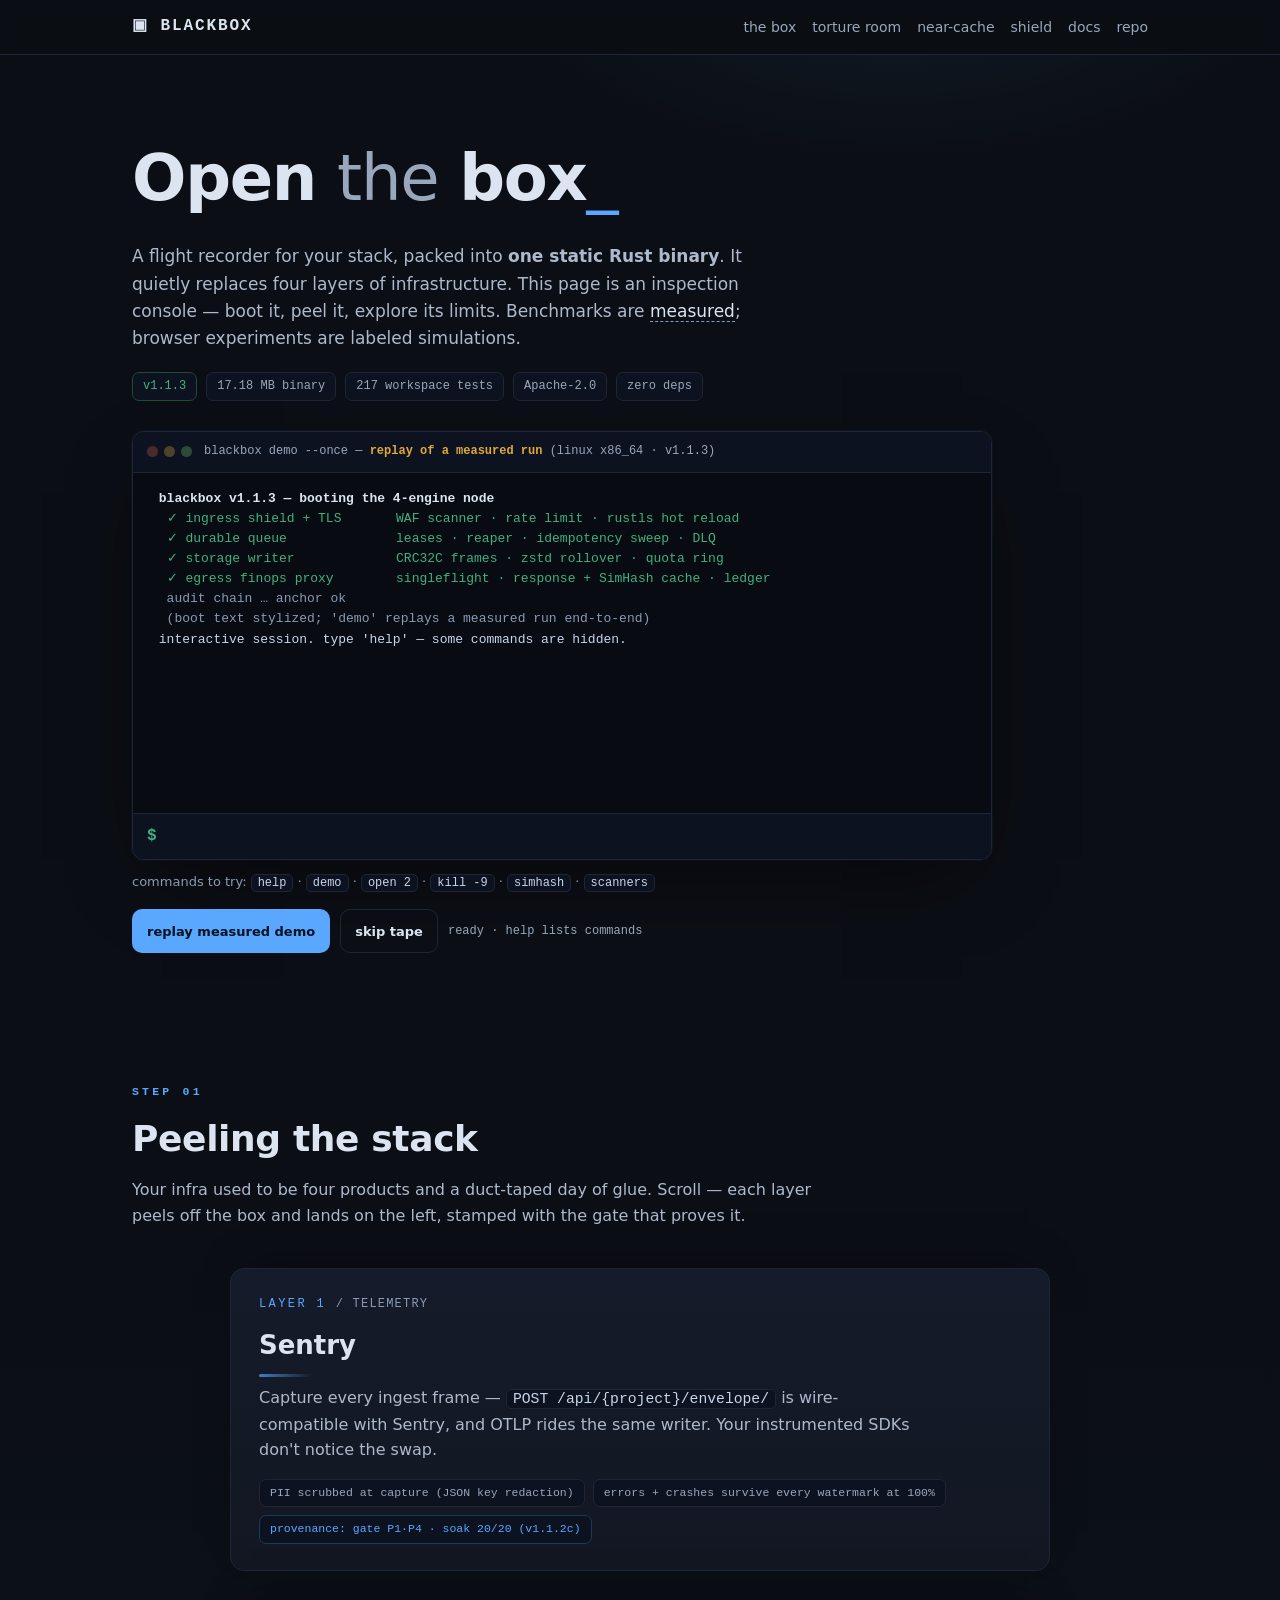
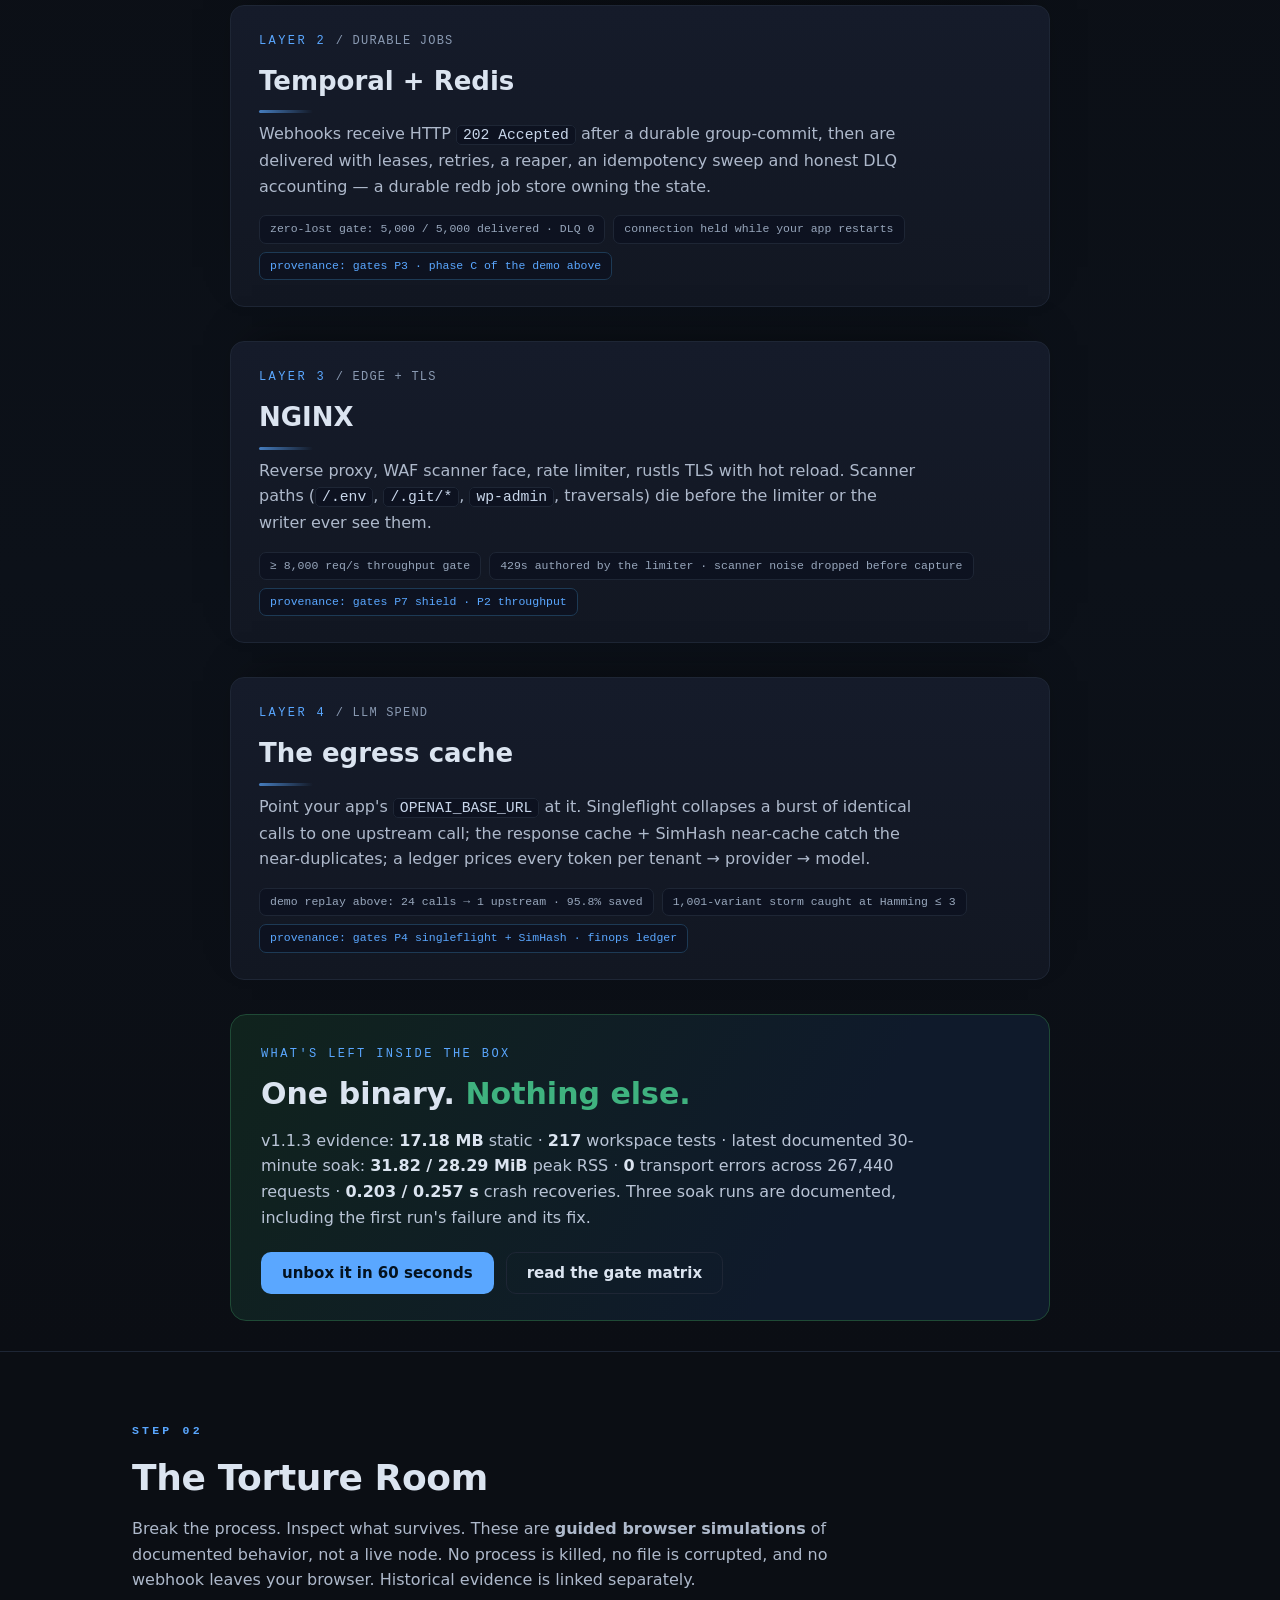
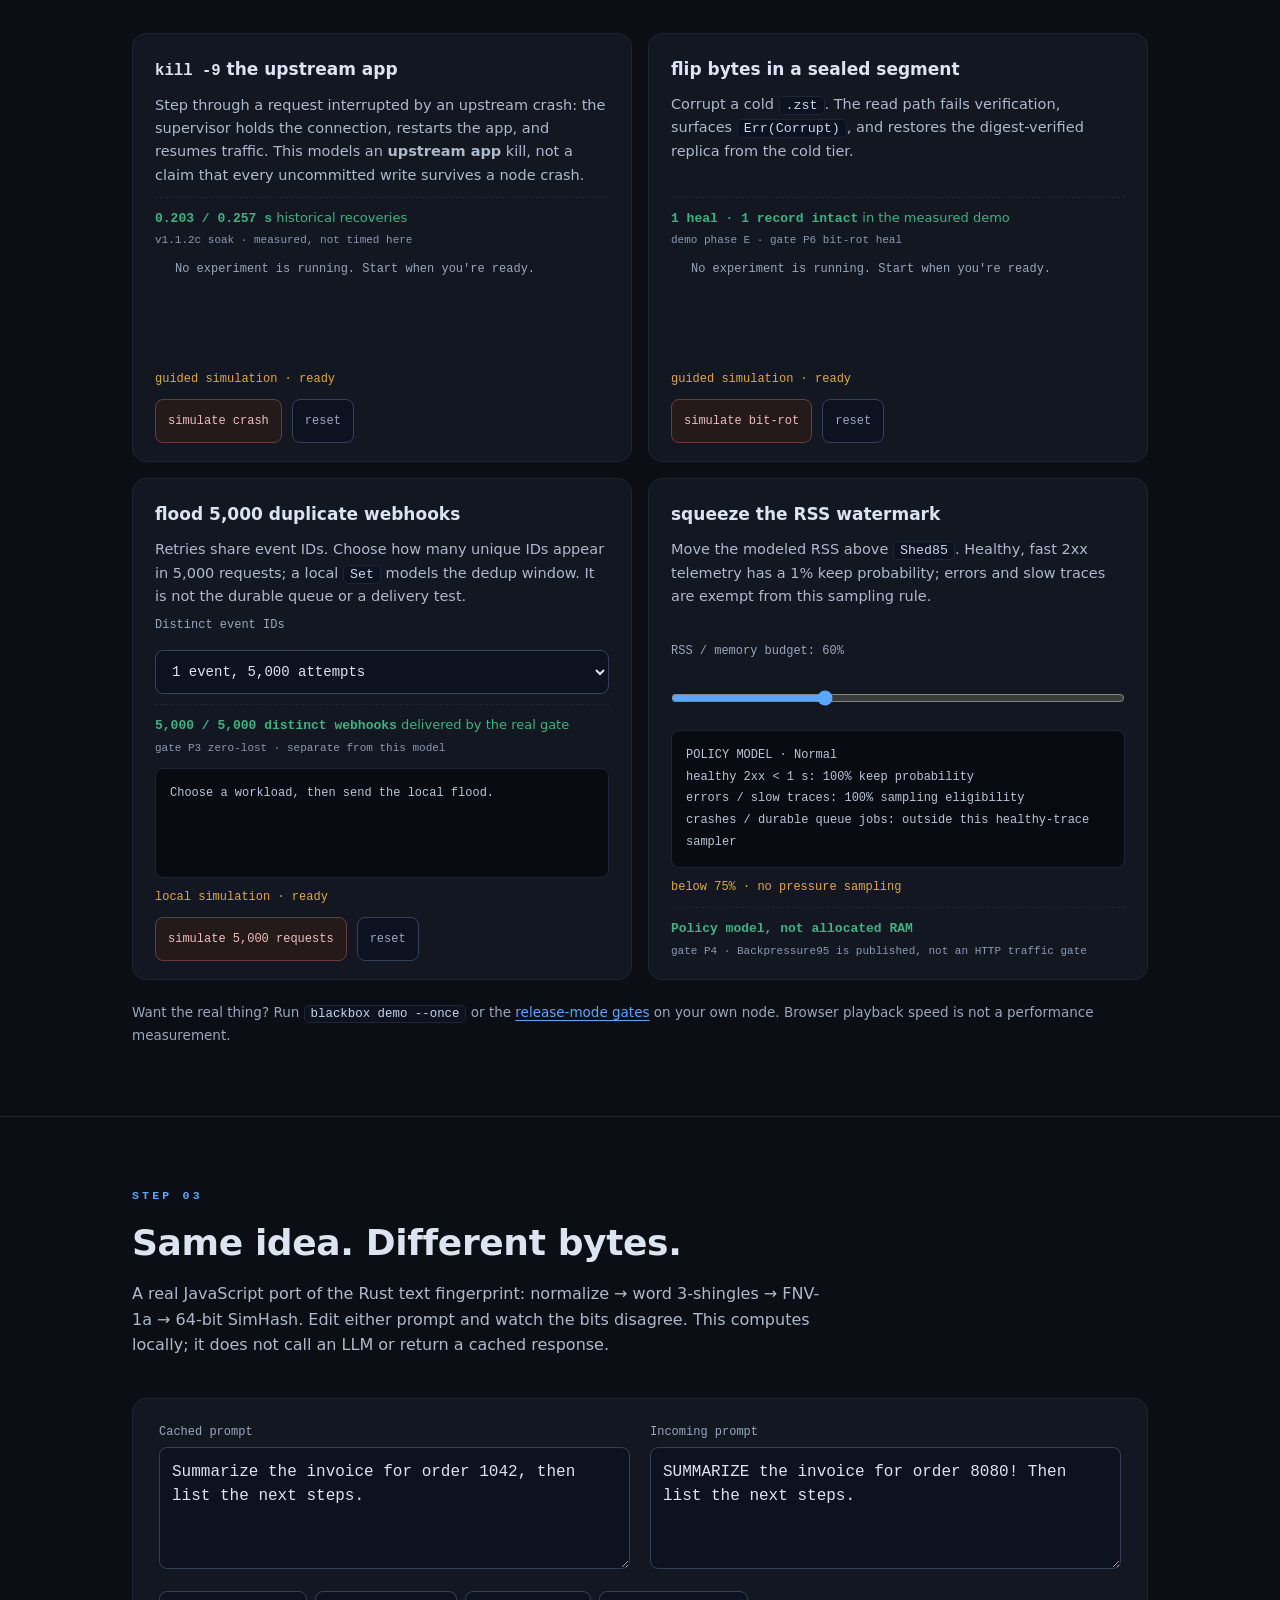
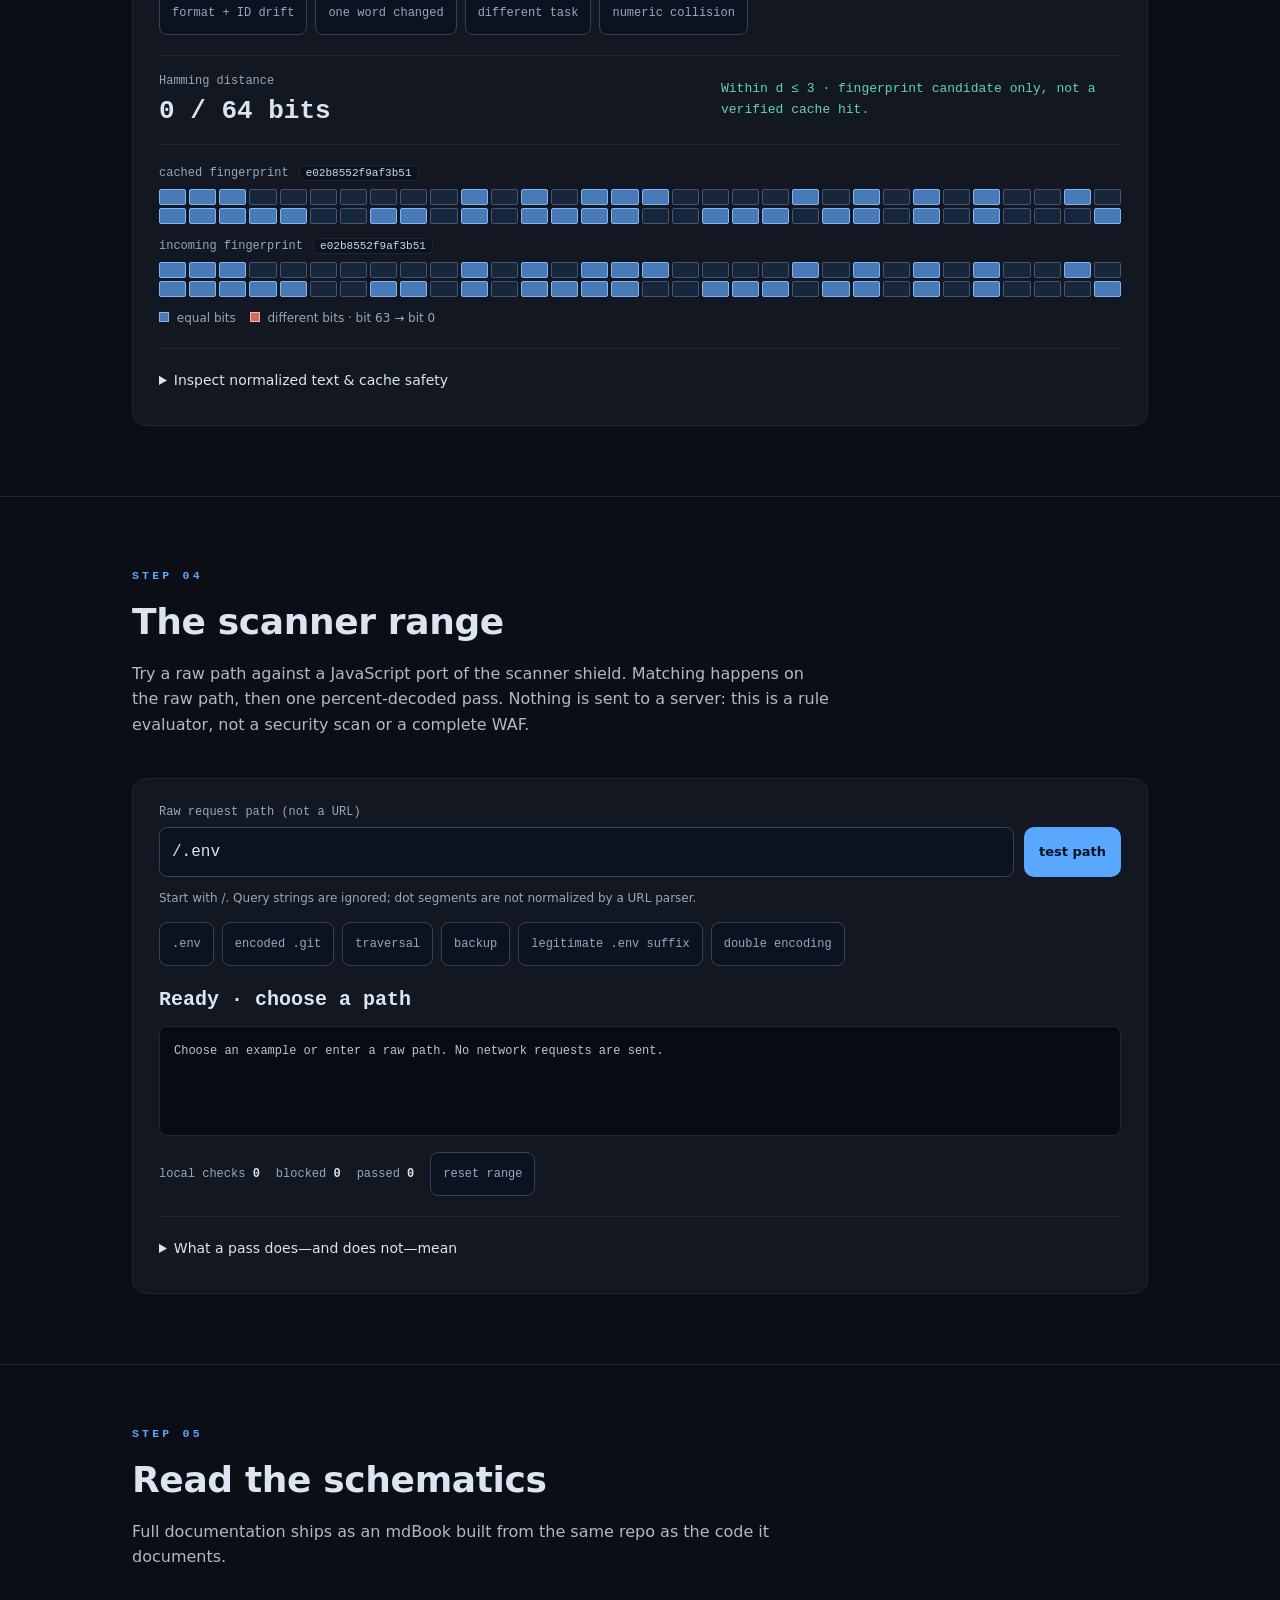
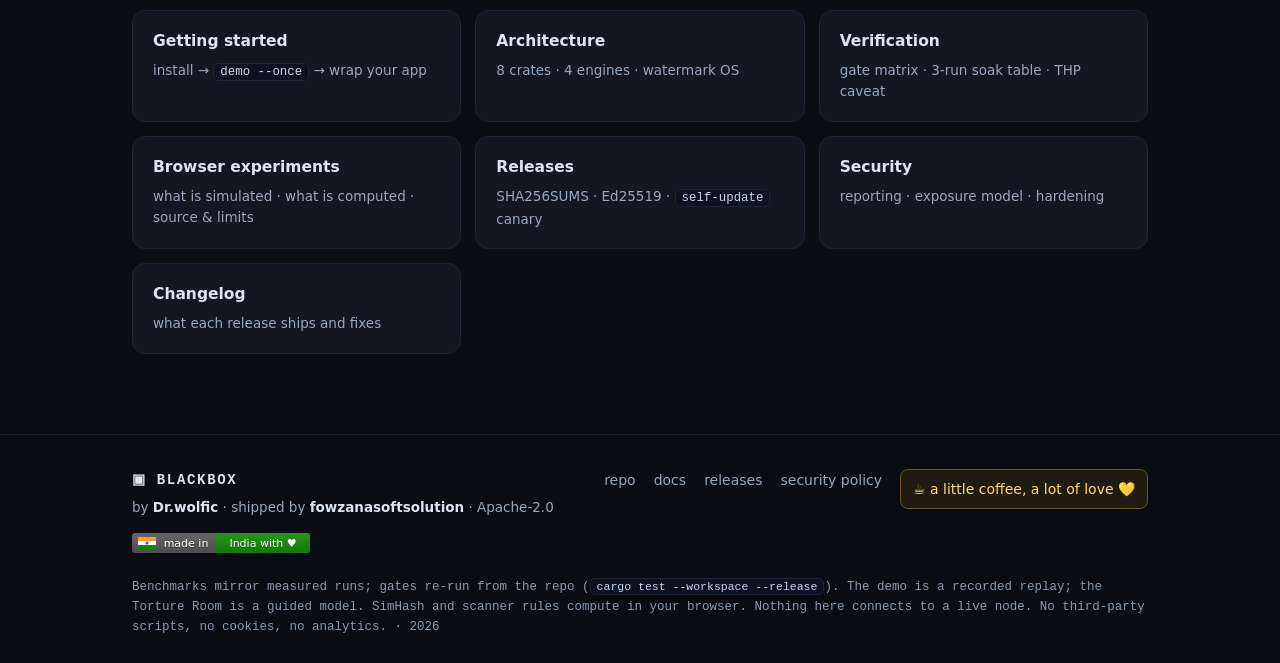
<file: site/index.html>
<!DOCTYPE html>
<html lang="en">
<head>
<meta charset="utf-8">
<meta name="viewport" content="width=device-width, initial-scale=1">
<title>Open the Box — Blackbox, the Rust omni-sidecar</title>
<meta name="description" content="One ~17 MB static Rust binary that replaces four layers of infrastructure — Sentry, Temporal+Redis, NGINX, the egress cache — with zero code changes. Boot the terminal, peel the layers, read the evidence.">
<meta property="og:title" content="Open the Box — Blackbox">
<meta property="og:description" content="A flight recorder the size of one binary. Type into the terminal, replay a measured 4-engine boot, peel the four layers it replaces.">
<meta property="og:type" content="website">
<link rel="icon" href="favicon.svg" type="image/svg+xml">
<link rel="stylesheet" href="style.css">
</head>
<body>
<a class="skip" href="#open">Skip to the peel</a>

<header class="top">
  <div class="wrap">
    <span class="brand">▣ BLACKBOX</span>
    <nav>
      <a href="#open">the box</a>
      <a href="#torture">torture room</a>
      <a href="#simhash">near-cache</a>
      <a href="#scanners">shield</a>
      <a href="docs/">docs</a>
      <a href="https://github.com/fowzanasoftsolution/blackbox" rel="noopener">repo</a>
    </nav>
  </div>
</header>

<main>
  <!-- ================= HERO ================= -->
  <section class="hero">
    <div class="wrap">
      <h1>Open <span class="thin">the</span> box<span class="caret" aria-hidden="true">_</span></h1>
      <p class="lede">A flight recorder for your stack, packed into <b>one static Rust binary</b>.
        It quietly replaces four layers of infrastructure. This page is an inspection console —
        boot it, peel it, explore its limits. Benchmarks are <em>measured</em>;
        browser experiments are labeled simulations.</p>

      <div class="badges" role="list">
        <span class="badge" role="listitem">v1.1.3</span>
        <span class="badge" role="listitem">17.18&nbsp;MB binary</span>
        <span class="badge" role="listitem">217 workspace tests</span>
        <span class="badge" role="listitem">Apache-2.0</span>
        <span class="badge" role="listitem">zero deps</span>
      </div>

      <div class="term" id="term">
        <div class="titlebar">
          <span class="dots" aria-hidden="true"><i></i><i></i><i></i></span>
          <span class="ttitle">blackbox demo --once — <b>replay of a measured run</b> (linux x86_64 · v1.1.3)</span>
        </div>
        <div class="screen" id="screen" aria-live="polite" tabindex="0"></div>
        <div class="prompt-row">
          <label class="prompt" for="cmdline">$</label>
          <input id="cmdline" name="cmdline" autocomplete="off" autocapitalize="off"
                 spellcheck="false" aria-label="terminal command">
        </div>
      </div>
      <p class="hintc">commands to try: <code>help</code> · <code>demo</code> · <code>open 2</code> ·
        <code>kill -9</code> · <code>simhash</code> · <code>scanners</code></p>
      <div class="tape-controls">
        <button type="button" class="btn small" id="demo-play">replay measured demo</button>
        <button type="button" class="btn ghost small" id="skip-tape">skip tape</button>
        <span id="terminal-state" role="status">booting the console…</span>
      </div>

      <noscript><div class="noscript">The terminal and experiments need JavaScript: vanilla scripts, no
        network calls, no third-party code. The <a href="docs/">docs</a> work fine without it.</div></noscript>
    </div>
  </section>

  <!-- ================= OPEN THE BOX ================= -->
  <section id="open" class="opening">
    <div class="wrap">
      <h2><span class="kicker">step 01</span>Peeling the stack</h2>
      <p class="sub">Your infra used to be four products and a duct-taped day of glue. Scroll —
        each layer peels off the box and lands on the left, stamped with the gate that proves it.</p>

      <ol class="layers">
        <li class="layer" id="l1">
          <div class="l-face">
            <div class="l-no">layer 1 <span>/ telemetry</span></div>
            <h3>Sentry</h3>
            <p>Capture every ingest frame — <code>POST /api/{project}/envelope/</code> is wire-compatible
              with Sentry, and OTLP rides the same writer. Your instrumented SDKs don't notice the swap.</p>
            <ul class="chips">
              <li>PII scrubbed at capture (JSON key redaction)</li>
              <li>errors + crashes survive every watermark at 100%</li>
              <li>provenance: gate P1·P4 · soak 20/20 (v1.1.2c)</li>
            </ul>
          </div>
        </li>

        <li class="layer" id="l2">
          <div class="l-face">
            <div class="l-no">layer 2 <span>/ durable jobs</span></div>
            <h3>Temporal + Redis</h3>
            <p>Webhooks receive HTTP <code>202 Accepted</code> after a durable group-commit,
              then are delivered with leases, retries, a reaper,
              an idempotency sweep and honest DLQ accounting — a durable redb job store owning the state.</p>
            <ul class="chips">
              <li>zero-lost gate: 5,000 / 5,000 delivered · DLQ 0</li>
              <li>connection held while your app restarts</li>
              <li>provenance: gates P3 · phase C of the demo above</li>
            </ul>
          </div>
        </li>

        <li class="layer" id="l3">
          <div class="l-face">
            <div class="l-no">layer 3 <span>/ edge + TLS</span></div>
            <h3>NGINX</h3>
            <p>Reverse proxy, WAF scanner face, rate limiter, rustls TLS with hot reload. Scanner paths
              (<code>/.env</code>, <code>/.git/*</code>, <code>wp-admin</code>, traversals) die before
              the limiter or the writer ever see them.</p>
            <ul class="chips">
              <li>≥ 8,000 req/s throughput gate</li>
              <li>429s authored by the limiter · scanner noise dropped before capture</li>
              <li>provenance: gates P7 shield · P2 throughput</li>
            </ul>
          </div>
        </li>

        <li class="layer" id="l4">
          <div class="l-face">
            <div class="l-no">layer 4 <span>/ LLM spend</span></div>
            <h3>The egress cache</h3>
            <p>Point your app's <code>OPENAI_BASE_URL</code> at it. Singleflight collapses a burst of identical
              calls to one upstream call; the response cache + SimHash near-cache catch the near-duplicates;
              a ledger prices every token per tenant&nbsp;→&nbsp;provider&nbsp;→&nbsp;model.</p>
            <ul class="chips">
              <li>demo replay above: 24 calls → 1 upstream · 95.8% saved</li>
              <li>1,001-variant storm caught at Hamming ≤ 3</li>
              <li>provenance: gates P4 singleflight + SimHash · finops ledger</li>
            </ul>
          </div>
        </li>
      </ol>

      <div class="reveal" id="reveal">
        <div class="r-face">
          <div class="l-no">what's left inside the box</div>
          <h3>One binary. <span class="ok">Nothing else.</span></h3>
          <p>v1.1.3 evidence: <b>17.18 MB</b> static · <b>217</b> workspace tests · latest documented 30-minute soak:
            <b>31.82 / 28.29 MiB</b> peak RSS · <b>0</b> transport errors across 267,440 requests ·
            <b>0.203 / 0.257 s</b> crash recoveries. Three soak runs are documented,
            including the first run's failure and its fix.</p>
          <div class="cta-row">
            <a class="btn" href="docs/getting-started.html">unbox it in 60 seconds</a>
            <a class="btn ghost" href="docs/verification.html">read the gate matrix</a>
          </div>
        </div>
      </div>
    </div>
  </section>

  <!-- ================= TORTURE ROOM ================= -->
  <section id="torture" class="torture">
    <div class="wrap">
      <h2><span class="kicker">step 02</span>The Torture Room</h2>
      <p class="sub">Break the process. Inspect what survives. These are <b>guided browser simulations</b>
        of documented behavior, not a live node. No process is killed, no file is corrupted,
        and no webhook leaves your browser. Historical evidence is linked separately.</p>

      <div class="grid2">
        <article class="tcard">
          <h3><code>kill -9</code> the upstream app</h3>
          <p>Step through a request interrupted by an upstream crash: the supervisor holds the
            connection, restarts the app, and resumes traffic. This models an <b>upstream app</b>
            kill, not a claim that every uncommitted write survives a node crash.</p>
          <div class="verdict"><b>0.203 / 0.257 s</b> historical recoveries
            <a class="src" href="docs/verification.html#three-30-minute-soaks">v1.1.2c soak · measured, not timed here</a></div>
          <ol class="probe-tape" id="kill-tape" aria-label="Upstream crash simulation steps"></ol>
          <p class="probe-state" id="kill-state" role="status">guided simulation · ready</p>
          <div class="probe-controls">
            <button type="button" class="punish" data-probe="kill">simulate crash</button>
            <button type="button" class="reset" data-reset="kill" aria-label="Reset crash simulation">reset</button>
          </div>
        </article>

        <article class="tcard">
          <h3>flip bytes in a sealed segment</h3>
          <p>Corrupt a cold <code>.zst</code>. The read path fails verification, surfaces
            <code>Err(Corrupt)</code>, and restores the digest-verified replica from the cold tier.</p>
          <div class="verdict"><b>1 heal · 1 record intact</b> in the measured demo
            <a class="src" href="docs/experiments.html#sealed-segment-self-heal">demo phase E · gate P6 bit-rot heal</a></div>
          <ol class="probe-tape" id="corrupt-tape" aria-label="Self-heal simulation steps"></ol>
          <p class="probe-state" id="corrupt-state" role="status">guided simulation · ready</p>
          <div class="probe-controls">
            <button type="button" class="punish" data-probe="corrupt">simulate bit-rot</button>
            <button type="button" class="reset" data-reset="corrupt" aria-label="Reset self-heal simulation">reset</button>
          </div>
        </article>

        <article class="tcard">
          <h3>flood 5,000 duplicate webhooks</h3>
          <p>Retries share event IDs. Choose how many unique IDs appear in 5,000 requests;
            a local <code>Set</code> models the dedup window. It is not the durable queue or a delivery test.</p>
          <label class="field-label" for="flood-distinct">Distinct event IDs</label>
          <select id="flood-distinct"><option value="1">1 event, 5,000 attempts</option>
            <option value="100">100 events, 50 attempts each</option>
            <option value="5000">5,000 distinct events</option></select>
          <div class="verdict"><b>5,000 / 5,000 distinct webhooks</b> delivered by the real gate
            <a class="src" href="docs/experiments.html#duplicate-flood">gate P3 zero-lost · separate from this model</a></div>
          <pre class="lab-output" id="flood-output" aria-label="Dedup simulation result">Choose a workload, then send the local flood.</pre>
          <p class="probe-state" id="flood-state" role="status">local simulation · ready</p>
          <div class="probe-controls">
            <button type="button" class="punish" data-probe="flood">simulate 5,000 requests</button>
            <button type="button" class="reset" data-reset="flood" aria-label="Reset dedup simulation">reset</button>
          </div>
        </article>

        <article class="tcard">
          <h3>squeeze the RSS watermark</h3>
          <p>Move the modeled RSS above <code>Shed85</code>. Healthy, fast 2xx telemetry has
            a 1% keep probability; errors and slow traces are exempt from this sampling rule.</p>
          <label class="field-label" for="rss-level">RSS / memory budget: <output id="rss-value" for="rss-level">60%</output></label>
          <input type="range" id="rss-level" min="40" max="100" value="60">
          <pre class="lab-output" id="shed-output" aria-label="Memory policy simulation result"></pre>
          <p class="probe-state" id="shed-state" role="status"></p>
          <div class="verdict"><b>Policy model, not allocated RAM</b>
            <a class="src" href="docs/experiments.html#memory-watermarks">gate P4 · Backpressure95 is published, not an HTTP traffic gate</a></div>
        </article>
      </div>
      <p class="unlock">Want the real thing? Run <code>blackbox demo --once</code> or the
        <a href="docs/verification.html">release-mode gates</a> on your own node.
        Browser playback speed is not a performance measurement.</p>
    </div>
  </section>

  <!-- ================= SIMHASH ================= -->
  <section id="simhash" class="lab-section">
    <div class="wrap">
      <h2><span class="kicker">step 03</span>Same idea. Different bytes.</h2>
      <p class="sub">A real JavaScript port of the Rust text fingerprint: normalize → word 3-shingles →
        FNV-1a → 64-bit SimHash. Edit either prompt and watch the bits disagree.
        This computes locally; it does not call an LLM or return a cached response.</p>
      <div class="lab-panel">
        <div class="prompt-grid">
          <div><label class="field-label" for="prompt-a">Cached prompt</label>
            <textarea id="prompt-a" rows="4" maxlength="2000" spellcheck="false">Summarize the invoice for order 1042, then list the next steps.</textarea></div>
          <div><label class="field-label" for="prompt-b">Incoming prompt</label>
            <textarea id="prompt-b" rows="4" maxlength="2000" spellcheck="false">SUMMARIZE the invoice for order 8080! Then list the next steps.</textarea></div>
        </div>
        <div class="presets" aria-label="Prompt examples">
          <button type="button" class="reset" data-preset="format">format + ID drift</button>
          <button type="button" class="reset" data-preset="near">one word changed</button>
          <button type="button" class="reset" data-preset="different">different task</button>
          <button type="button" class="reset" data-preset="numbers">numeric collision</button>
        </div>
        <div class="distance-row"><div><span class="field-label">Hamming distance</span>
          <strong id="sim-distance">0 / 64 bits</strong></div>
          <p id="sim-result" role="status" aria-live="polite"></p></div>
        <div class="bit-label">cached fingerprint <code id="hash-a"></code></div>
        <div class="bits" id="bits-a" aria-hidden="true"></div>
        <div class="bit-label">incoming fingerprint <code id="hash-b"></code></div>
        <div class="bits" id="bits-b" aria-hidden="true"></div>
        <p class="legend"><span class="bit-key"></span> equal bits <span class="bit-key changed"></span> different bits · bit 63 → bit 0</p>
        <details><summary>Inspect normalized text &amp; cache safety</summary>
          <dl class="normal-text"><dt>cached</dt><dd id="normalized-a"></dd><dt>incoming</dt><dd id="normalized-b"></dd></dl>
          <p>The default distance budget is ≤ 3. The real gateway also isolates tenant, authorization,
            method, URL and request controls; those checks are not implemented here.
            Empty prompts are not near-cache candidates. <b>Numeric runs collapse to #:</b>
            differing amounts or IDs can collide. This is a similarity heuristic, not proof of semantic equivalence.</p>
          <a href="docs/experiments.html#simhash-playground">algorithm, limits &amp; Rust source</a>
        </details>
      </div>
    </div>
  </section>

  <!-- ================= SCANNER RANGE ================= -->
  <section id="scanners" class="lab-section">
    <div class="wrap">
      <h2><span class="kicker">step 04</span>The scanner range</h2>
      <p class="sub">Try a raw path against a JavaScript port of the scanner shield.
        Matching happens on the raw path, then one percent-decoded pass. Nothing is sent to a server:
        this is a rule evaluator, not a security scan or a complete WAF.</p>
      <div class="lab-panel">
        <form id="scanner-form">
          <label class="field-label" for="scanner-path">Raw request path (not a URL)</label>
          <div class="scanner-input"><input id="scanner-path" value="/.env" maxlength="2048" autocomplete="off"
            autocapitalize="off" spellcheck="false" required pattern="/.*" aria-describedby="scanner-hint">
            <button type="submit" class="btn small">test path</button></div>
          <p class="legend" id="scanner-hint">Start with /. Query strings are ignored; dot segments are not normalized by a URL parser.</p>
        </form>
        <div class="presets" aria-label="Scanner path examples">
          <button type="button" class="reset" data-path="/.env">.env</button>
          <button type="button" class="reset" data-path="/%2Egit/config">encoded .git</button>
          <button type="button" class="reset" data-path="/%2e%2e/etc/passwd">traversal</button>
          <button type="button" class="reset" data-path="/backup.sql">backup</button>
          <button type="button" class="reset" data-path="/settings.env">legitimate .env suffix</button>
          <button type="button" class="reset" data-path="/%252Egit/config">double encoding</button>
        </div>
        <p class="scanner-verdict" id="scanner-verdict" role="status"></p>
        <pre class="lab-output" id="scanner-output" aria-label="Scanner rule result"></pre>
        <div class="scanner-counts"><span>local checks <b id="scanner-total">0</b></span>
          <span>blocked <b id="scanner-blocked">0</b></span><span>passed <b id="scanner-passed">0</b></span>
          <button type="button" class="reset" id="scanner-reset">reset range</button></div>
        <details><summary>What a pass does—and does not—mean</summary>
          <p>A blocked path would get the shield's bare HTTP 404 before the limiter, recorder or upstream.
            A pass only means <em>this matcher</em> did not block it; it says nothing about authorization,
            application status, safety, or other defenses. Malformed encoding fails open after the raw check;
            double encoding is not recursively decoded.</p>
          <a href="docs/experiments.html#scanner-range">limitations, matcher behavior &amp; Rust source</a>
        </details>
      </div>
    </div>
  </section>

  <!-- ================= DOCS ================= -->
  <section id="docs" class="docsrow">
    <div class="wrap">
      <h2><span class="kicker">step 05</span>Read the schematics</h2>
      <p class="sub">Full documentation ships as an mdBook built from the same repo as the code it documents.</p>
      <div class="dgrid">
        <a class="dcard" href="docs/getting-started.html"><b>Getting started</b><span>install &rarr; <code>demo --once</code> &rarr; wrap your app</span></a>
        <a class="dcard" href="docs/architecture.html"><b>Architecture</b><span>8 crates · 4 engines · watermark OS</span></a>
        <a class="dcard" href="docs/verification.html"><b>Verification</b><span>gate matrix · 3-run soak table · THP caveat</span></a>
        <a class="dcard" href="docs/experiments.html"><b>Browser experiments</b><span>what is simulated · what is computed · source &amp; limits</span></a>
        <a class="dcard" href="docs/releases.html"><b>Releases</b><span>SHA256SUMS · Ed25519 · <code>self-update</code> canary</span></a>
        <a class="dcard" href="docs/security.html"><b>Security</b><span>reporting · exposure model · hardening</span></a>
        <a class="dcard" href="docs/changelog.html"><b>Changelog</b><span>what each release ships and fixes</span></a>
      </div>
    </div>
  </section>
</main>

<!-- ================= FOOTER ================= -->
<footer>
  <div class="wrap frow">
    <div>
      <div class="fbrand">▣ BLACKBOX</div>
      <p class="fattrib">by <b>Dr.wolfic</b> · shipped by <b>fowzanasoftsolution</b> · Apache-2.0</p>
      <p class="india-love"><img src="made-in-india.svg" alt="Made in India with love" width="178" height="20"></p>
    </div>
    <nav class="fnlinks">
      <a href="https://github.com/fowzanasoftsolution/blackbox">repo</a>
      <a href="docs/">docs</a>
      <a href="https://github.com/fowzanasoftsolution/blackbox/releases">releases</a>
      <a href="https://github.com/fowzanasoftsolution/blackbox/blob/main/SECURITY.md">security policy</a>
      <a class="coffee" href="https://buymeacoffee.com/zuhayfaja">☕ a little coffee, a lot of love 💛</a>
    </nav>
  </div>
  <div class="wrap fhonest">
    Benchmarks mirror measured runs; gates re-run from the repo (<code>cargo test --workspace --release</code>).
    The demo is a recorded replay; the Torture Room is a guided model. SimHash and scanner rules compute in your browser.
    Nothing here connects to a live node. No third-party scripts, no cookies, no analytics.
    · <span id="year">2026</span>
  </div>
</footer>

<script src="algorithms.js" defer></script>
<script src="experiments.js" defer></script>
<script src="console.js" defer></script>
</body>
</html>
</file>
<file: site/style.css>
/* ── Open the Box — site styles. No frameworks, no imports, no fonts fetched. ── */
:root{
  --bg:#0b0e14; --bg2:#0d1220; --card:#121722; --card2:#151b2a; --line:#1e2635;
  --fg:#dbe4f0; --dim:#98a7bc; --dim2:#8a9ab2;
  --ok:#3fb27f; --warn:#e0a83a; --bad:#e05b5b; --accent:#5aa7ff;
  --mono:ui-monospace,SFMono-Regular,"SF Mono",Menlo,Consolas,"Liberation Mono",monospace;
  --sans:system-ui,-apple-system,"Segoe UI",Roboto,Helvetica,Arial,sans-serif;
}
*{box-sizing:border-box;margin:0;padding:0}
html{scroll-behavior:smooth;scroll-padding-top:90px}
@media (prefers-reduced-motion:reduce){ html{scroll-behavior:auto} }
body{background:var(--bg);color:var(--fg);font:16px/1.6 var(--sans);-webkit-font-smoothing:antialiased}
.wrap{max-width:1060px;margin:0 auto;padding:0 22px}
a{color:var(--accent);text-decoration:none}
a:hover{text-decoration:underline}
p a,details a{text-decoration:underline;text-underline-offset:3px}
code{font-family:var(--mono);font-size:.92em;background:var(--bg2);border:1px solid var(--line);
  border-radius:5px;padding:1px 6px;color:#c8d6ea}
:focus-visible{outline:2px solid var(--accent);outline-offset:2px;border-radius:4px}
.skip{position:absolute;left:-9999px;top:0;background:var(--accent);color:#04121f;padding:8px 14px;
  border-radius:0 0 8px 0;z-index:50;font-weight:600}
.skip:focus{left:0}

/* ── top bar ── */
.top{border-bottom:1px solid var(--line);background:rgba(11,14,20,.86);backdrop-filter:blur(8px);
  position:sticky;top:0;z-index:10}
.top .wrap{display:flex;align-items:center;justify-content:space-between;min-height:54px;gap:12px;padding-top:8px;padding-bottom:8px}
.brand{font-family:var(--mono);font-weight:700;letter-spacing:.12em;color:var(--fg)}
.brand::before{content:"";display:none}
.top nav{display:flex;gap:16px;font-size:14px;flex-wrap:wrap}
.top nav a{color:var(--dim)}
.top nav a:hover{color:var(--fg);text-decoration:none}
@media(max-width:700px){
  .top .wrap{flex-wrap:wrap;gap:4px}
  .top nav{gap:4px 14px;font-size:12.5px;width:100%}
  .top nav a{padding:4px 0}
  .wrap{padding-left:16px;padding-right:16px}
}

/* ── hero ── */
.hero{padding:72px 0 60px;position:relative;overflow:hidden}
.hero::before{content:"";position:absolute;inset:0;pointer-events:none;
  background:radial-gradient(600px 300px at 70% -10%, rgba(90,167,255,.09), transparent 70%)}
h1{font-size:clamp(38px,7vw,64px);font-weight:800;letter-spacing:-.02em}
h1 .thin{font-weight:300;color:var(--dim)}
.caret{color:var(--accent);font-weight:300;animation:blink 1.1s steps(1) infinite}
@keyframes blink{50%{opacity:0}}
.lede{max-width:640px;color:#aeb9cb;margin:14px 0 0;font-size:17px}
.lede em{color:var(--fg);font-style:normal;border-bottom:1px dashed var(--dim2)}
.badges{display:flex;flex-wrap:wrap;gap:9px;margin:20px 0 30px}
.badge{font-family:var(--mono);font-size:12px;color:var(--dim);border:1px solid var(--line);
  border-radius:7px;padding:4px 10px;background:var(--bg2)}
.badge:first-child{color:var(--ok);border-color:#1f4a36}

/* ── terminal ── */
.term{background:#080b11;border:1px solid var(--line);border-radius:12px;overflow:hidden;
  box-shadow:0 30px 80px -30px rgba(0,0,0,.65), 0 0 0 1px rgba(90,167,255,.05);
  max-width:860px}
.titlebar{display:flex;align-items:center;gap:12px;padding:10px 14px;border-bottom:1px solid var(--line);
  background:var(--bg2)}
.dots{display:flex;gap:6px}
.dots i{width:11px;height:11px;border-radius:50%;background:#2a3444}
.dots i:nth-child(1){background:#4b2a2a}
.dots i:nth-child(2){background:#4b432a}
.dots i:nth-child(3){background:#2a4b34}
.ttitle{font-family:var(--mono);font-size:12px;color:var(--dim);white-space:nowrap;overflow:hidden;
  text-overflow:ellipsis}
.ttitle b{color:var(--warn);font-weight:600}
.screen{font-family:var(--mono);font-size:13px;line-height:1.55;height:340px;overflow-y:auto;
  padding:16px 18px 6px;scrollbar-color:#22314a transparent}
.screen::after{content:"";clear:both;display:block}
.screen .ln{white-space:pre-wrap;word-break:break-word;min-height:1.55em}
.screen .diml{color:var(--dim2)}
.screen .okl{color:var(--ok)}
.screen .warnl{color:var(--warn)}
.screen .badl{color:var(--bad)}
.screen .accl{color:var(--accent)}
.screen .fgl{color:#c8d6ea}
.screen .hdr{color:var(--fg);font-weight:600}
.screen .boxl{color:var(--dim2)}
.screen .k{color:var(--accent)}
.screen .g{color:var(--ok)}
.screen .y{color:var(--warn)}
.screen .ev{margin-top:8px;margin-bottom:2px;padding:7px 10px;border-left:2px solid var(--dim2);
  color:var(--dim);font-size:11.5px;background:var(--bg2);border-radius:0 6px 6px 0}
.screen .ev b{color:var(--warn)}
.prompt-row{display:flex;align-items:center;gap:10px;padding:10px 14px;border-top:1px solid var(--line);
  background:var(--bg2)}
.prompt{font-family:var(--mono);color:var(--ok);font-weight:700}
#cmdline{flex:1;min-width:0;background:transparent;border:0;color:#d7e4f4;font-family:var(--mono);font-size:16px;
  caret-color:var(--accent)}
#cmdline:focus-visible{outline:2px solid var(--accent);outline-offset:3px}
.hintc{color:var(--dim2);font-size:13px;margin-top:12px}
.noscript{border:1px solid #5a4515;background:#241d0d;color:#e8d9a8;border-radius:10px;padding:12px 16px;
  font-size:14px;max-width:860px}
.tape-controls{display:flex;flex-wrap:wrap;align-items:center;gap:10px;margin-top:16px}
#terminal-state{font-family:var(--mono);font-size:12px;color:var(--dim)}

/* ── section chrome ── */
.kicker{display:block;font-family:var(--mono);font-size:11.5px;letter-spacing:.28em;
  text-transform:uppercase;color:var(--accent);margin-bottom:8px}
h2{font-size:clamp(26px,4vw,36px);letter-spacing:-.01em;font-weight:750}
.sub{color:#aeb9cb;max-width:700px;margin:10px 0 40px}
.opening{padding:70px 0 30px;background:linear-gradient(180deg,var(--bg) 0%, #0c1119 60%, var(--bg) 100%)}
.torture{padding:70px 0;border-top:1px solid var(--line);background:var(--bg)}
.docsrow{padding:60px 0 80px;border-top:1px solid var(--line)}

/* ── layers: sticky stacked peel ── */
.layers{list-style:none;position:relative;max-width:820px;margin:0 auto}
.layer{position:sticky;top:86px;margin-bottom:34px}
.layer:nth-child(2){top:102px}
.layer:nth-child(3){top:118px}
.layer:nth-child(4){top:134px}
.l-face{background:linear-gradient(180deg,var(--card2),var(--card));border:1px solid var(--line);
  border-radius:14px;padding:26px 28px;box-shadow:0 -18px 40px -22px rgba(0,0,0,.55);
  min-height:218px;transition:transform .5s cubic-bezier(.2,.7,.2,1), opacity .5s, filter .5s}
.layer.past .l-face{transform:translateY(-8px) scale(.985);opacity:.55;filter:saturate(.6)}
.l-no{font-family:var(--mono);font-size:12px;letter-spacing:.2em;text-transform:uppercase;color:var(--accent)}
.l-no span{color:var(--dim2);letter-spacing:.1em}
.layer h3{font-size:26px;margin:10px 0 8px;font-weight:750}
.layer h3::after{content:"";display:block;width:54px;height:3px;border-radius:2px;
  background:linear-gradient(90deg,var(--accent),transparent);margin-top:8px;opacity:.7}
.layer p{color:#aeb9cb;max-width:660px}
.chips{list-style:none;margin-top:16px;display:flex;flex-wrap:wrap;gap:8px}
.chips li{font-family:var(--mono);font-size:11.5px;color:var(--dim);border:1px solid var(--line);
  border-radius:7px;padding:4px 10px;background:var(--bg2)}
.chips li:last-child{color:var(--accent);border-color:#1d3a55}
@media(max-width:700px){
  /* phones: no sticky stack — layers flow normally and always stay visible */
  .layer{position:relative;top:auto!important;margin-bottom:18px}
  .layer.past .l-face{transform:none;opacity:1;filter:none}
}

/* ── reveal panel ── */
.reveal{max-width:820px;margin:26px auto 0;opacity:1}
.reveal.shown{opacity:1}
.r-face{background:linear-gradient(120deg,#10231d,#0f1a2b 70%);border:1px solid #1f4a36;
  border-radius:16px;padding:30px 30px 26px;text-align:left}
.r-face h3{font-size:30px;font-weight:800;margin:6px 0 10px}
.r-face .ok{color:var(--ok)}
.r-face p{color:#b9c4d6;max-width:660px}
.r-face p b{color:var(--fg)}
.cta-row{display:flex;gap:12px;margin-top:22px;flex-wrap:wrap}
.btn{display:inline-block;background:var(--accent);color:#04121f;font-weight:700;border:1px solid transparent;border-radius:10px;
  padding:11px 20px;font:700 15px var(--sans);cursor:pointer}
.btn.small{font-size:13px;padding:10px 14px;min-height:44px}
.btn:hover{text-decoration:none;filter:brightness(1.08)}
.btn.ghost{background:transparent;border:1px solid var(--line);color:var(--fg)}
.btn.ghost:hover{border-color:var(--accent);color:var(--accent)}

/* ── torture room ── */
.grid2{display:grid;grid-template-columns:repeat(2,minmax(0,1fr));gap:16px}
.tcard{background:var(--card);border:1px solid var(--line);border-radius:14px;padding:22px 22px 18px;
  display:flex;flex-direction:column;gap:10px;position:relative}
.tcard h3{font-size:17px}
.tcard h3 code{background:transparent;border:0;padding:0;color:var(--fg)}
.tcard p{color:#aeb9cb;font-size:14.5px;flex:1}
.verdict{font-size:13px;border-top:1px dashed var(--line);padding-top:10px;color:var(--ok)}
.verdict b{font-family:var(--mono)}
.verdict .src{display:block;color:var(--dim2);font-family:var(--mono);font-size:11px;margin-top:3px}
.punish{align-self:flex-start;background:#241a1a;border:1px solid #6c3c3c;color:#f0bcbc;
  font-family:var(--mono);font-size:12px;border-radius:8px;padding:10px 12px;min-height:44px;cursor:pointer}
.unlock{color:var(--dim);font-size:13.5px;margin-top:22px}
.probe-controls{display:flex;gap:10px;align-items:center;flex-wrap:wrap}
.probe-tape{padding-left:20px;font-family:var(--mono);font-size:12px;color:#b9c4d6;min-height:100px}
.probe-tape:empty::after{content:"No experiment is running. Start when you're ready.";display:block;color:var(--dim)}
.probe-tape li{margin:6px 0;padding-left:4px;overflow-wrap:anywhere}
.tcard .probe-state{font-family:var(--mono);font-size:12px;color:var(--warn);flex:none}

/* ── browser experiments ── */
.lab-section{padding:70px 0;border-top:1px solid var(--line)}
.lab-panel{background:var(--card);border:1px solid var(--line);border-radius:14px;padding:26px;min-width:0}
.prompt-grid{display:grid;grid-template-columns:repeat(2,minmax(0,1fr));gap:20px}
.field-label{display:block;font:12px var(--mono);color:var(--dim);margin-bottom:8px}
textarea,select,#scanner-path{width:100%;min-width:0;background:var(--bg2);border:1px solid #354156;
  border-radius:8px;color:var(--fg);padding:12px;font:16px/1.5 var(--mono)}
textarea{resize:vertical;min-height:110px;max-height:400px}
select{font:14px var(--mono);min-height:44px}
input[type=range]{width:100%;accent-color:var(--accent);min-height:44px;cursor:pointer}
.presets{display:flex;gap:8px;flex-wrap:wrap;margin:14px 0 20px}
.reset{font:12px var(--mono);background:var(--bg2);color:var(--dim);border:1px solid #354156;
  border-radius:8px;padding:10px 12px;min-height:44px;cursor:pointer}
.btn,.punish,.reset{transition:transform 120ms cubic-bezier(.23,1,.32,1)}
.btn:active,.punish:active,.reset:active{transform:scale(.97)}
.keyboard-action .btn,.keyboard-action .punish,.keyboard-action .reset{transition:none;transform:none}
.distance-row{display:flex;justify-content:space-between;align-items:center;gap:16px;flex-wrap:wrap;
  padding:18px 0;border-top:1px solid var(--line);border-bottom:1px solid var(--line);margin-bottom:20px}
#sim-distance{font:700 26px var(--mono);color:var(--fg)}
#sim-result{font:13px/1.6 var(--mono);max-width:400px}
.result-hit{color:#64d6a3}
.result-miss{color:#f3bb55}
.bit-label{display:flex;flex-wrap:wrap;align-items:center;gap:10px;font:12px var(--mono);color:var(--dim);margin:14px 0 8px}
.bits{display:grid;grid-template-columns:repeat(32,minmax(0,1fr));gap:3px}
.bit{height:16px;border-radius:2px;background:#17263b;border:1px solid #415575}
.bit.one{background:#477ab6;border-color:#82b5f2}
.bit.changed{background:#783234;border-color:#ff9292}
.bit.changed.one{background:#d26b61;border-color:#ffb0a2}
.legend{color:var(--dim);font-size:12px;margin:12px 0;overflow-wrap:anywhere}
.bit-key{display:inline-block;width:10px;height:10px;background:#477ab6;border:1px solid #82b5f2;margin:0 4px 0 10px}
.bit-key:first-child{margin-left:0}
.bit-key.changed{background:#d26b61;border-color:#ffb0a2}
details{border-top:1px solid var(--line);margin-top:20px;padding-top:16px;color:#b9c4d6;font-size:14px}
summary{cursor:pointer;color:var(--fg);padding:4px 0;min-height:34px}
details p{margin:12px 0}
.normal-text{display:grid;grid-template-columns:75px minmax(0,1fr);gap:8px;margin-top:14px;font:12px/1.7 var(--mono)}
.normal-text dt{color:var(--dim)}
.normal-text dd{overflow-wrap:anywhere}
.scanner-input{display:flex;gap:10px;align-items:stretch}
.scanner-input .btn{flex-shrink:0}
.scanner-verdict{font:700 20px/1.4 var(--mono);margin:20px 0 12px;overflow-wrap:anywhere}
.lab-output{font:12px/1.8 var(--mono);white-space:pre-wrap;overflow-wrap:anywhere;background:#080b11;
  border:1px solid var(--line);border-radius:8px;padding:14px;color:#b9c4d6;min-height:110px}
.scanner-counts{display:flex;gap:16px;flex-wrap:wrap;align-items:center;margin-top:16px;font:12px var(--mono);color:var(--dim)}
.scanner-counts b{color:var(--fg)}
@media(hover:hover) and (pointer:fine){
  .punish:hover{border-color:#c87676;background:#322020}
  .reset:hover{border-color:var(--accent);color:var(--fg)}
}
@media(max-width:700px){
  .grid2{grid-template-columns:1fr}
  .prompt-grid{grid-template-columns:1fr}
  .lab-panel,.tcard{padding:18px}
  .scanner-input{flex-wrap:wrap}
  .bits{gap:2px}
  .bit{height:12px}
  .normal-text{grid-template-columns:1fr}
}

/* ── docs grid ── */
.dgrid{display:grid;grid-template-columns:repeat(auto-fit,minmax(min(100%,280px),1fr));gap:14px}
.dcard{display:flex;flex-direction:column;gap:6px;background:var(--card);border:1px solid var(--line);
  border-radius:13px;padding:18px 20px;color:var(--fg);transition:border-color .2s, transform .2s}
.dcard b{font-size:15.5px}
.dcard span{color:var(--dim);font-size:13.5px}
.dcard:hover{border-color:var(--accent);text-decoration:none}
@media(hover:hover) and (pointer:fine){.dcard:hover{transform:translateY(-2px)}}

/* ── footer ── */
footer{border-top:1px solid var(--line);background:#090c12;padding:34px 0 26px;font-size:14px}
.frow{display:flex;justify-content:space-between;gap:20px;flex-wrap:wrap;align-items:flex-start}
.fbrand{font-family:var(--mono);font-weight:700;letter-spacing:.12em}
.fattrib{color:var(--dim);margin-top:6px;font-size:13.5px}
.fattrib b{color:var(--fg)}
.india-love{margin-top:14px;line-height:1}
.india-love img{display:inline-block;max-width:100%}
.fnlinks{display:flex;gap:18px;flex-wrap:wrap}
.fnlinks a{color:var(--dim)}
.fnlinks a:hover{color:var(--fg);text-decoration:none}
.fnlinks .coffee{color:#ffdd75;border:1px solid #665121;background:#201b10;border-radius:8px;padding:8px 12px}
.fhonest{color:var(--dim2);font-size:12.5px;margin-top:22px;font-family:var(--mono)}

@media (prefers-reduced-motion:reduce){
  .caret{animation:none}
  .l-face,.reveal,.dcard,.btn,.punish,.reset{transition:none}
  .layer.past .l-face,.dcard:hover,.btn:active,.punish:active,.reset:active{transform:none}
}
</file>
